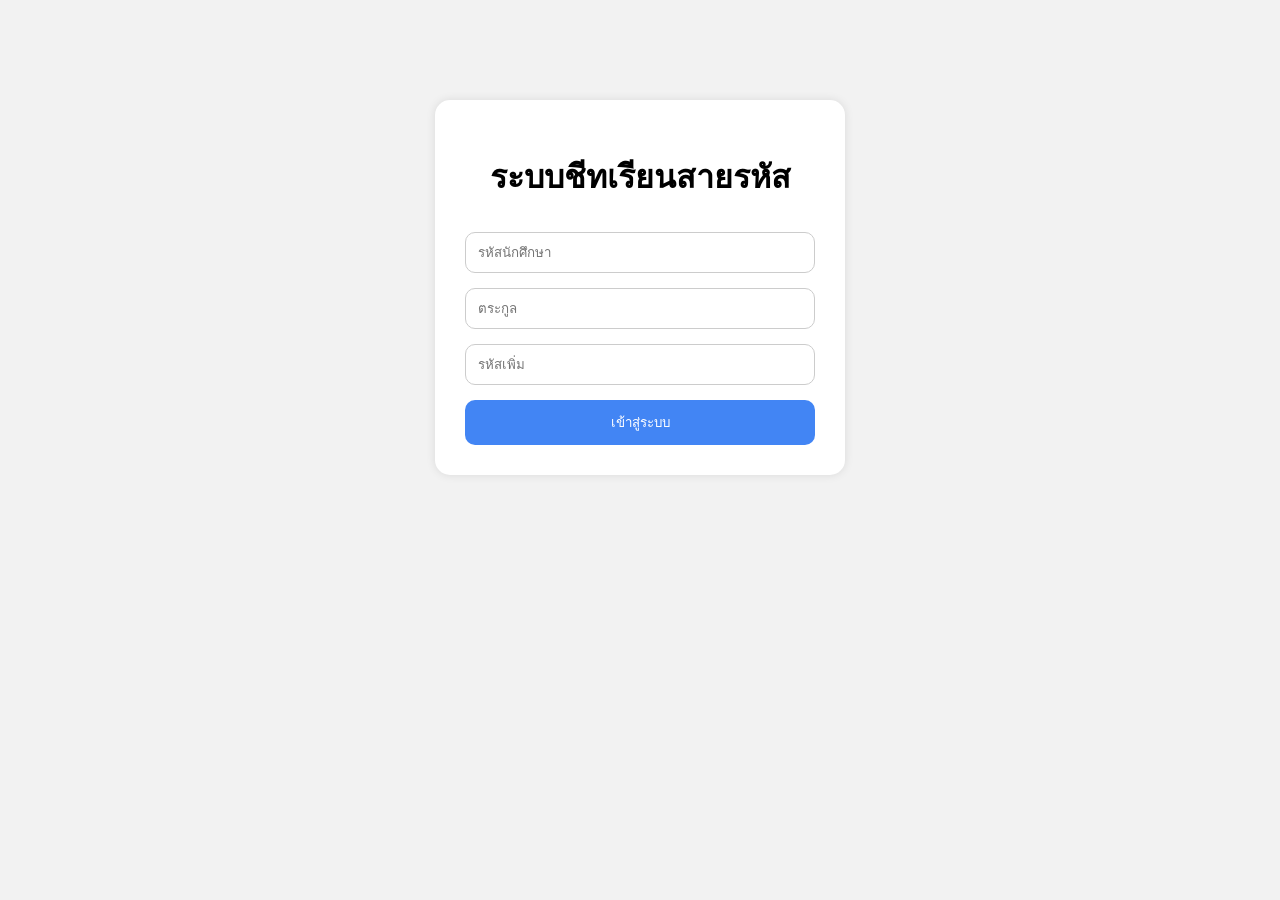
<file: index.html>
<!DOCTYPE html>
<html lang="th">
<head>
  <meta charset="UTF-8">
  <title>Login</title>

  <link rel="stylesheet" href="css/style.css">
</head>

<body>

<div class="login-container">

  <h1>ระบบชีทเรียนสายรหัส</h1>

  <input type="text"
         id="student_id"
         placeholder="รหัสนักศึกษา">

  <input type="text"
         id="family"
         placeholder="ตระกูล">

  <input type="password"
         id="secret_code"
         placeholder="รหัสเพิ่ม">

  <button onclick="login()">
    เข้าสู่ระบบ
  </button>

</div>

<script src="js/config.js"></script>
<script src="js/login.js"></script>

</body>
</html>
</file>
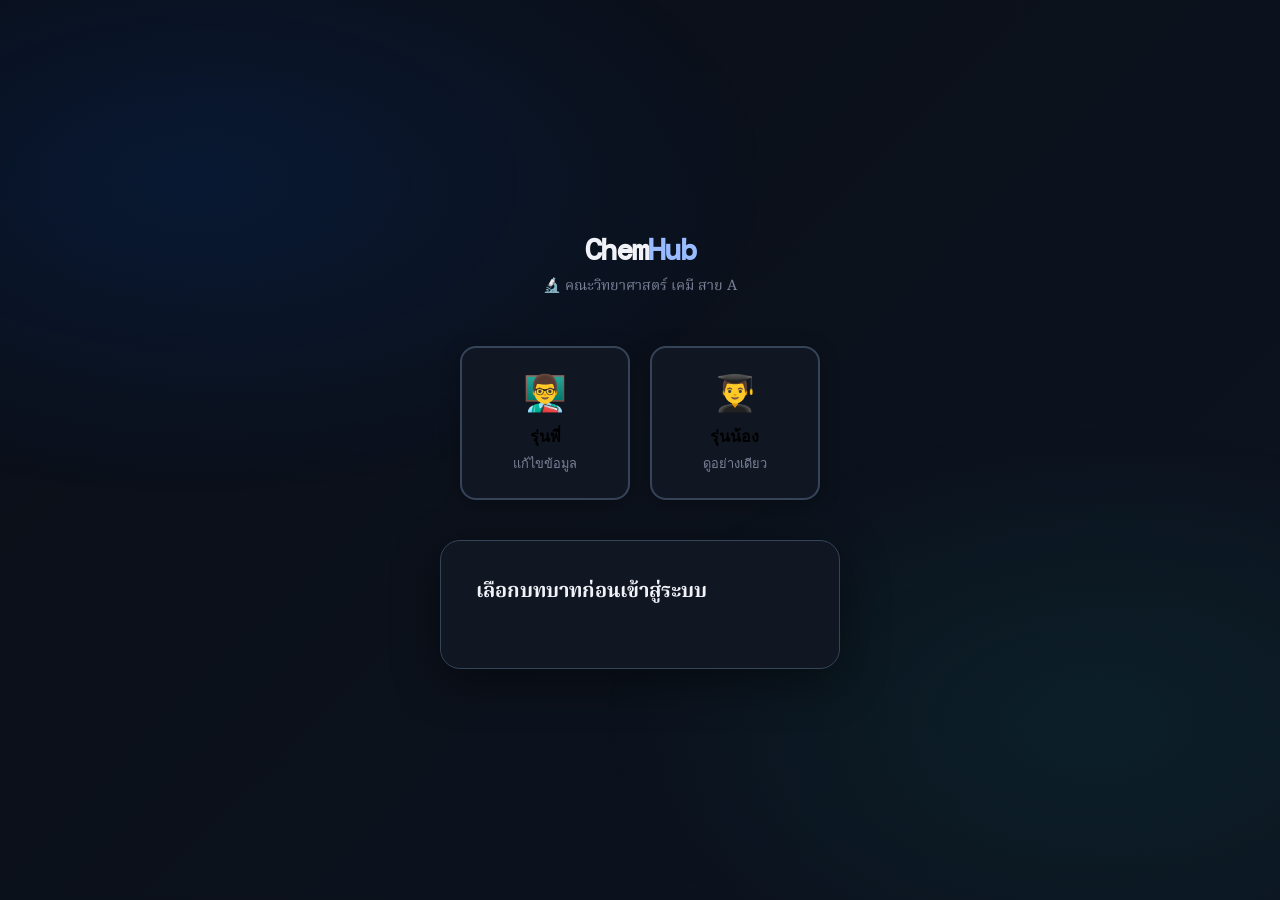
<file: coursehub.html>
<!DOCTYPE html>
<html lang="th">
<head>
<meta charset="UTF-8"/>
<meta name="viewport" content="width=device-width, initial-scale=1.0"/>
<title>ChemHub — สาย A</title>
<link href="https://fonts.googleapis.com/css2?family=Sarabun:wght@300;400;500;600;700&family=Noto+Serif+Thai:wght@600;700&family=DM+Mono:wght@400;500&display=swap" rel="stylesheet"/>
<style>
:root {
  --bg: #0a0e17;
  --surface: #111722;
  --surface2: #1a2235;
  --surface3: #232d42;
  --border: #2a3550;
  --border2: #36445a;
  --accent: #003d99;
  --accent2: #0052cc;
  --accent3: #4d7cff;
  --accent4: #99bbff;
  --teal: #00b8a0;
  --gold: #f5b441;
  --text: #f0f2f8;
  --muted: #7a8299;
  --muted2: #9099a8;
}

*{margin:0;padding:0;box-sizing:border-box;}

body{background:linear-gradient(135deg,var(--bg) 0%,#0d1420 100%);color:var(--text);font-family:'Sarabun',sans-serif;min-height:100vh;position:relative;overflow-x:hidden;}

body::before{content:'';position:fixed;inset:0;z-index:0;pointer-events:none;background:radial-gradient(ellipse 90% 70% at 15% 20%,rgba(0,82,204,.15) 0%,transparent 50%),radial-gradient(ellipse 70% 60% at 85% 80%,rgba(0,184,160,.08) 0%,transparent 55%);}

.screen{display:none;min-height:100vh;}
.screen.active{display:flex;}

/* ──LOGIN── */
#loginScreen{flex-direction:column;align-items:center;justify-content:center;padding:2rem;position:relative;z-index:1;}

.login-brand{text-align:center;margin-bottom:3rem;}
.login-logo{font-family:'DM Mono',monospace;font-size:1.8rem;font-weight:700;letter-spacing:-.04em;color:var(--text);}
.login-logo span{color:var(--accent4);}
.login-tag{font-size:.9rem;color:var(--muted);margin-top:.4rem;font-family:'Noto Serif Thai',serif;}

.roles{display:flex;gap:1.2rem;margin-bottom:2.5rem;flex-wrap:wrap;justify-content:center;}
.role-btn{width:170px;padding:1.5rem;border-radius:16px;border:2px solid var(--border2);background:var(--surface);cursor:pointer;text-align:center;transition:all .22s;box-shadow:0 4px 20px rgba(0,0,0,.3);}
.role-btn:hover{transform:translateY(-3px);box-shadow:0 8px 32px rgba(0,0,0,.4);}
.role-btn.sel-senior{border-color:var(--accent2);background:rgba(0,82,204,.15);}
.role-btn.sel-junior{border-color:var(--gold);background:rgba(245,180,65,.12);}
.role-icon{font-size:2.2rem;margin-bottom:.6rem;}
.role-label{font-weight:700;font-size:1rem;}
.role-sub{font-size:.8rem;color:var(--muted);margin-top:.25rem;}

.login-box{background:var(--surface);border:1px solid var(--border2);border-radius:20px;padding:2.2rem;width:100%;max-width:400px;box-shadow:0 12px 48px rgba(0,0,0,.45);}
.login-box h2{font-family:'Noto Serif Thai',serif;font-size:1.25rem;margin-bottom:1.6rem;color:var(--text);}

.fg{margin-bottom:1.15rem;}
.fl{display:block;font-size:.8rem;font-weight:700;color:var(--muted);margin-bottom:.45rem;letter-spacing:.06em;}
.fi{width:100%;background:var(--surface2);border:1px solid var(--border2);border-radius:10px;padding:.7rem 1.1rem;font-family:'Sarabun',sans-serif;font-size:.96rem;color:var(--text);outline:none;transition:all .2s;}
.fi:focus{border-color:var(--accent2);box-shadow:0 0 0 4px rgba(0,82,204,.15);}

.btn{display:inline-flex;align-items:center;justify-content:center;gap:.4rem;padding:.65rem 1.4rem;border-radius:11px;font-family:'Sarabun',sans-serif;font-size:.92rem;font-weight:600;cursor:pointer;border:none;transition:all .2s;}
.btn-primary{background:linear-gradient(135deg,var(--accent2),#0041a3);color:#fff;width:100%;box-shadow:0 0 20px rgba(0,82,204,.4);}
.btn-primary:hover{transform:translateY(-2px);box-shadow:0 0 32px rgba(0,82,204,.6);}
.btn-primary:disabled{background:var(--border);color:var(--muted);transform:none;cursor:not-allowed;}
.btn-gold{background:linear-gradient(135deg,var(--gold),#c89030);color:#fff;width:100%;box-shadow:0 0 20px rgba(245,180,65,.35);}
.btn-gold:hover{transform:translateY(-2px);box-shadow:0 0 32px rgba(245,180,65,.5);}

.err{margin-top:.75rem;padding:.65rem 1rem;background:rgba(214,98,98,.1);border:1px solid rgba(214,98,98,.35);border-radius:9px;font-size:.85rem;color:#d66262;display:none;}
.err.show{display:block;}

/* ──APP── */
#appScreen{flex-direction:column;}

nav{position:sticky;top:0;z-index:100;background:rgba(10,14,23,.92);backdrop-filter:blur(20px) saturate(1.8);border-bottom:1px solid var(--border);padding:0 2rem;height:64px;display:flex;align-items:center;justify-content:space-between;box-shadow:0 8px 32px rgba(0,0,0,.3);}

.nav-left{display:flex;align-items:center;gap:1.2rem;}
.logo{display:flex;align-items:center;gap:.7rem;}
.logo-icon{width:38px;height:38px;background:linear-gradient(135deg,var(--accent2),var(--accent3));border-radius:11px;display:flex;align-items:center;justify-content:center;font-size:1.1rem;box-shadow:0 0 24px rgba(0,82,204,.5);}
.logo-text{font-family:'DM Mono',monospace;font-size:1.1rem;font-weight:700;letter-spacing:-.03em;color:var(--text);}
.logo-text span{color:var(--accent4);}
.nav-badge{font-size:.7rem;letter-spacing:.08em;background:rgba(0,82,204,.15);border:1px solid rgba(0,82,204,.4);color:var(--accent4);padding:.25rem .8rem;border-radius:99px;}
.nav-right{display:flex;align-items:center;gap:.75rem;}
.nav-user{font-size:.85rem;color:var(--muted);}

.readonly-bar{background:rgba(245,180,65,.12);border-bottom:1px solid #e8d5a0;padding:.55rem 2rem;font-size:.82rem;color:var(--gold);display:flex;align-items:center;gap:.5rem;font-weight:600;z-index:99;}

.app-body{flex:1;max-width:1050px;margin:0 auto;width:100%;padding:2rem;position:relative;z-index:1;}

.search-wrap{display:flex;align-items:center;gap:.8rem;background:var(--surface);border:1px solid var(--border2);border-radius:14px;padding:.85rem 1.3rem;margin-bottom:2rem;box-shadow:0 4px 24px rgba(0,0,0,.35);transition:all .25s;}
.search-wrap:focus-within{border-color:var(--accent2);box-shadow:0 0 0 4px rgba(0,82,204,.15),0 4px 24px rgba(0,0,0,.35);}
.search-wrap svg{color:var(--muted);flex-shrink:0;}
.search-wrap input{flex:1;background:transparent;border:none;outline:none;font-family:'Sarabun',sans-serif;font-size:.97rem;color:var(--text);}
.search-wrap input::placeholder{color:var(--muted);}

.tabs{display:flex;gap:.55rem;flex-wrap:wrap;margin-bottom:2rem;}
.tab{padding:.5rem 1.3rem;border-radius:11px;border:1.5px solid var(--border2);background:var(--surface);color:var(--muted2);font-size:.9rem;font-weight:500;cursor:pointer;transition:all .18s;}
.tab:hover{border-color:var(--accent3);color:var(--accent3);}
.tab.active{color:#fff;font-weight:700;border:none;background:linear-gradient(135deg,var(--accent2),#0041a3);box-shadow:0 0 16px rgba(0,82,204,.5);}

.grid{display:grid;grid-template-columns:repeat(auto-fill,minmax(256px,1fr));gap:1.15rem;}

.card{background:linear-gradient(135deg,var(--surface) 0%,var(--surface2) 100%);border:1px solid var(--border);border-radius:16px;padding:1.4rem;cursor:pointer;transition:all .25s;position:relative;overflow:hidden;}
.card::before{content:'';position:absolute;inset:0;border-radius:16px;opacity:0;transition:opacity .25s;background:radial-gradient(ellipse at 30% 30%,rgba(0,82,204,.1) 0%,transparent 70%);}
.card:hover{border-color:var(--border2);transform:translateY(-3px);box-shadow:0 12px 40px rgba(0,0,0,.4);}
.card:hover::before{opacity:1;}
.card-top{display:flex;align-items:flex-start;justify-content:space-between;margin-bottom:1rem;}
.card-icon{width:44px;height:44px;border-radius:12px;display:flex;align-items:center;justify-content:center;font-size:1.35rem;}
.card-code{font-family:'DM Mono',monospace;font-size:.7rem;letter-spacing:.08em;color:var(--muted);background:var(--surface2);border:1px solid var(--border);padding:.2rem .65rem;border-radius:7px;}
.card-name{font-size:.99rem;font-weight:700;line-height:1.45;margin-bottom:.8rem;}
.card-desc{font-size:.82rem;color:var(--muted2);line-height:1.6;margin-bottom:.9rem;}
.card-footer{display:flex;align-items:center;gap:.55rem;flex-wrap:wrap;}
.pill{display:flex;align-items:center;gap:.35rem;font-size:.74rem;color:var(--muted2);background:var(--surface2);border:1px solid var(--border);padding:.22rem .7rem;border-radius:99px;}

.empty{grid-column:1/-1;text-align:center;padding:3rem 1.5rem;color:var(--muted);}
.empty-icon{font-size:2.2rem;margin-bottom:.7rem;}

.overlay{display:none;position:fixed;inset:0;z-index:200;background:rgba(10,14,23,.8);backdrop-filter:blur(8px);align-items:center;justify-content:center;padding:1.5rem;}
.overlay.open{display:flex;animation:fdIn .18s;}
@keyframes fdIn{from{opacity:0}to{opacity:1}}

.modal{background:linear-gradient(135deg,var(--surface) 0%,var(--surface2) 100%);border:1px solid var(--border2);border-radius:20px;width:100%;max-width:540px;max-height:90vh;overflow-y:auto;box-shadow:0 24px 80px rgba(0,0,0,.55);animation:slUp .22s ease;}
@keyframes slUp{from{transform:translateY(16px);opacity:0}to{transform:translateY(0);opacity:1}}

.modal-head{padding:1.6rem 1.6rem 1.2rem;border-bottom:1px solid var(--border);display:flex;align-items:flex-start;justify-content:space-between;gap:1.2rem;}
.modal-tag{font-family:'DM Mono',monospace;font-size:.7rem;color:var(--muted);letter-spacing:.12em;margin-bottom:.35rem;}
.modal-title{font-size:1.15rem;font-weight:700;}
.modal-close{background:var(--surface2);border:1px solid var(--border);border-radius:9px;width:32px;height:32px;color:var(--muted);cursor:pointer;font-size:.95rem;display:flex;align-items:center;justify-content:center;transition:all .15s;flex-shrink:0;}
.modal-close:hover{background:var(--border);color:var(--text);}
.modal-body{padding:1.6rem;}
.modal-foot{padding:1.1rem 1.6rem;border-top:1px solid var(--border);display:flex;gap:.75rem;justify-content:flex-end;}

.dmodal{background:linear-gradient(135deg,var(--surface) 0%,var(--surface2) 100%);border:1px solid var(--border2);border-radius:20px;width:100%;max-width:620px;max-height:90vh;overflow-y:auto;box-shadow:0 24px 80px rgba(0,0,0,.55);animation:slUp .22s ease;}
.dtop{padding:1.8rem 1.6rem 1.4rem;border-bottom:1px solid var(--border);display:flex;align-items:flex-start;justify-content:space-between;gap:1.2rem;position:relative;}
.dinfo{flex:1;}
.d-icon{font-size:2.4rem;margin-bottom:.7rem;}
.d-code{font-family:'DM Mono',monospace;font-size:.73rem;color:var(--muted);margin-bottom:.4rem;}
.d-title{font-family:'Noto Serif Thai',serif;font-size:1.5rem;font-weight:700;margin-bottom:.4rem;}
.d-desc{font-size:.9rem;color:var(--muted2);line-height:1.7;}

.dsec{padding:1.3rem 1.6rem;border-bottom:1px solid var(--border);}
.dsec-label{font-family:'DM Mono',monospace;font-size:.7rem;letter-spacing:.12em;color:var(--muted);text-transform:uppercase;margin-bottom:.9rem;}

.res-list{display:flex;flex-direction:column;gap:.5rem;}
.res-item{display:flex;align-items:center;gap:.7rem;background:var(--surface2);border:1px solid var(--border);border-radius:10px;padding:.65rem 1rem;transition:all .18s;}
.res-item:hover{border-color:var(--border2);background:var(--surface3);}
.res-a{display:flex;align-items:center;gap:.7rem;flex:1;text-decoration:none;color:var(--text);}
.res-icon{font-size:1rem;flex-shrink:0;}
.res-name{flex:1;font-size:.9rem;}
.res-type{font-family:'DM Mono',monospace;font-size:.68rem;color:var(--muted);background:var(--surface);border:1px solid var(--border);padding:.15rem .55rem;border-radius:6px;}
.res-del{background:none;border:none;color:var(--muted);cursor:pointer;font-size:.85rem;padding:.15rem;transition:color .15s;}
.res-del:hover{color:#d66262;}

.add-row{display:flex;gap:.5rem;margin-top:.9rem;flex-wrap:wrap;}
.add-row .fi{flex:2;min-width:100px;}
.add-row .fs{flex:1;min-width:80px;}

.toast{position:fixed;bottom:2rem;right:2rem;z-index:999;background:var(--surface);border:1px solid var(--border2);border-radius:12px;padding:.75rem 1.3rem;font-size:.9rem;color:var(--text);display:flex;align-items:center;gap:.6rem;transform:translateY(16px);opacity:0;transition:all .28s;pointer-events:none;box-shadow:0 8px 32px rgba(0,0,0,.45);}
.toast.show{transform:translateY(0);opacity:1;}

@media(max-width:640px){
  nav,.app-body{padding-left:1.2rem;padding-right:1.2rem;}
  .grid{grid-template-columns:1fr;}
}
</style>
</head>
<body>

<div class="screen active" id="loginScreen">
  <div class="login-brand">
    <div class="login-logo">Chem<span>Hub</span></div>
    <div class="login-tag">🔬 คณะวิทยาศาสตร์ เคมี สาย A</div>
  </div>

  <div class="roles">
    <button class="role-btn" onclick="selectRole('senior')">
      <div class="role-icon">👨‍🏫</div>
      <div class="role-label">รุ่นพี่</div>
      <div class="role-sub">แก้ไขข้อมูล</div>
    </button>
    <button class="role-btn" onclick="selectRole('junior')">
      <div class="role-icon">👨‍🎓</div>
      <div class="role-label">รุ่นน้อง</div>
      <div class="role-sub">ดูอย่างเดียว</div>
    </button>
  </div>

  <div class="login-box">
    <h2 id="title">เลือกบทบาทก่อนเข้าสู่ระบบ</h2>

    <div id="seniorForm" style="display:none">
      <div class="fg">
        <label class="fl">USERNAME</label>
        <input class="fi" id="l_user" placeholder="ชื่อผู้ใช้" autocomplete="username"/>
      </div>
      <div class="fg">
        <label class="fl">PASSWORD</label>
        <input class="fi" id="l_pass" type="password" placeholder="รหัสผ่าน" autocomplete="current-password" onkeydown="if(event.key==='Enter')doLogin()"/>
      </div>
      <button class="btn btn-primary" id="loginBtn" onclick="doLogin()">เข้าสู่ระบบ</button>
    </div>

    <div id="juniorForm" style="display:none">
      <div class="fg">
        <label class="fl">รหัสผ่านรุ่น</label>
        <input class="fi" id="l_jpass" type="password" placeholder="รหัสผ่านสำหรับรุ่นน้อง" onkeydown="if(event.key==='Enter')doLoginJunior()"/>
      </div>
      <button class="btn btn-gold" onclick="doLoginJunior()">เข้าดูข้อมูล</button>
    </div>

    <div class="err" id="err"></div>
  </div>
</div>

<div class="screen" id="appScreen">
  <div class="readonly-bar" id="roBar" style="display:none">
    👀 โหมดอ่านอย่างเดียว — คุณสามารถดูข้อมูลและลิงก์ไฟล์ได้เท่านั้น
  </div>

  <nav>
    <div class="nav-left">
      <div class="logo">
        <div class="logo-icon">⚗️</div>
        <div class="logo-text">Chem<span>Hub</span></div>
      </div>
      <div class="nav-badge" id="badge"></div>
    </div>
    <div class="nav-right">
      <span class="nav-user" id="user"></span>
      <button class="btn" style="background:transparent;border:1px solid var(--border2);color:var(--muted2);padding:.4rem 1rem;font-size:.85rem" onclick="logout()">ออกจาก</button>
    </div>
  </nav>

  <div class="app-body">
    <div class="search-wrap">
      <svg width="17" height="17" viewBox="0 0 24 24" fill="none" stroke="currentColor" stroke-width="2"><circle cx="11" cy="11" r="8"/><path d="m21 21-4.35-4.35"/></svg>
      <input type="text" id="srch" placeholder="ค้นหาวิชา หรือรหัสวิชา…" oninput="render()"/>
    </div>

    <div class="tabs">
      <button class="tab active" data-y="all" onclick="switchTab('all',this)">🔬 ทุกชั้นปี</button>
      <button class="tab" data-y="1" onclick="switchTab('1',this)">ปี 1</button>
      <button class="tab" data-y="2" onclick="switchTab('2',this)">ปี 2</button>
      <button class="tab" data-y="3" onclick="switchTab('3',this)">ปี 3</button>
      <button class="tab" data-y="4" onclick="switchTab('4',this)">ปี 4</button>
    </div>

    <div class="grid" id="main"></div>
  </div>
</div>

<div class="overlay" id="addOverlay">
  <div class="modal">
    <div class="modal-head">
      <div>
        <div class="modal-tag" id="mTag">NEW COURSE</div>
        <div class="modal-title" id="mTitle">เพิ่มวิชาใหม่</div>
      </div>
      <button class="modal-close" onclick="close2('addOverlay')">✕</button>
    </div>
    <div class="modal-body">
      <input type="hidden" id="f_id"/>
      <div style="display:flex;gap:.85rem">
        <div class="fg" style="flex:1">
          <label class="fl">รหัสวิชา</label>
          <input class="fi" id="f_code" placeholder="CH101"/>
        </div>
        <div class="fg" style="flex:2">
          <label class="fl">ชื่อวิชา</label>
          <input class="fi" id="f_name" placeholder="General Chemistry"/>
        </div>
      </div>
      <div class="fg">
        <label class="fl">คำอธิบาย</label>
        <textarea class="fi" id="f_desc" placeholder="อธิบายเนื้อหาย่อๆ…" style="min-height:70px;resize:vertical;font-family:'Sarabun',sans-serif"></textarea>
      </div>
      <div style="display:flex;gap:.85rem">
        <div class="fg" style="flex:1">
          <label class="fl">ชั้นปี</label>
          <select class="fi" id="f_year" style="padding:.7rem 1.1rem">
            <option value="1">ปี 1</option>
            <option value="2">ปี 2</option>
            <option value="3">ปี 3</option>
            <option value="4">ปี 4</option>
          </select>
        </div>
        <div class="fg" style="flex:1">
          <label class="fl">หน่วยกิต</label>
          <input class="fi" id="f_credits" type="number" value="3" min="1" max="9"/>
        </div>
      </div>
      <div class="fg">
        <label class="fl">ไอคอน</label>
        <div style="display:flex;flex-wrap:wrap;gap:.4rem;margin-top:.5rem" id="emojiRow"></div>
      </div>
    </div>
    <div class="modal-foot">
      <button class="btn btn-ghost" onclick="close2('addOverlay')">ยกเลิก</button>
      <button class="btn btn-primary" onclick="saveCourse()">บันทึก</button>
    </div>
  </div>
</div>

<div class="overlay" id="detailOverlay">
  <div class="dmodal" id="detailInner"></div>
</div>

<div class="toast" id="toast"></div>

<script>
const API = 'https://script.google.com/macros/s/AKfycbyM6G8tEILpPi9E3FP-Uzh1HIoD20L6JSKu4TIWY4e3SwG-itvQJvqgf-rpJodzFQRd/exec';
const EMOJIS = ['⚗️','🔬','🧪','🧫','🧬','💊','🔭','📐','🧮','💻','📘','📙','📊','🌡️','⚛️','🫧'];
const YC = {1:'var(--y1)',2:'var(--y2)',3:'var(--y3)',4:'var(--y4)'};
const YN = {1:'ชั้นปีที่ 1',2:'ชั้นปีที่ 2',3:'ชั้นปีที่ 3',4:'ชั้นปีที่ 4'};
const YG = {1:'🧪',2:'⚗️',3:'🔬',4:'🎓'};
const TI = {PDF:'📄',SLIDE:'🖼️',EXERCISE:'✏️',LINK:'🔗',VIDEO:'🎬',NOTE:'📝'};

let session = null, courses = [], selEmoji = '⚗️', activeTab = 'all';

function apiCall(p) {
  return new Promise((r, j) => {
    const cb = 'cb_' + Math.random().toString(36).slice(2);
    const qs = Object.entries({...p,callback:cb}).map(([k,v])=>`${k}=${encodeURIComponent(v)}`).join('&');
    const s = document.createElement('script');
    s.src = API + '?' + qs;
    window[cb] = (d) => { delete window[cb]; s.remove(); r(d); };
    s.onerror = () => { delete window[cb]; s.remove(); j(); };
    document.head.appendChild(s);
  });
}

let selectedRole = null;
function selectRole(r) {
  selectedRole = r;
  document.querySelectorAll('.role-btn').forEach(b => b.className='role-btn');
  if(r==='senior') document.querySelector('.role-btn:nth-child(1)').className='role-btn sel-senior';
  else document.querySelector('.role-btn:nth-child(2)').className='role-btn sel-junior';
  document.getElementById('seniorForm').style.display = r==='senior'?'block':'none';
  document.getElementById('juniorForm').style.display = r==='junior'?'block':'none';
  document.getElementById('title').textContent = r==='senior'?'เข้าสู่ระบบ — รุ่นพี่':'เข้าสู่ระบบ — รุ่นน้อง';
  document.getElementById('err').className='err';
}

async function doLogin() {
  const u = document.getElementById('l_user').value.trim();
  const p = document.getElementById('l_pass').value;
  if(!u||!p) { showErr('กรุณากรอก username และ password'); return; }
  setLoading(true);
  try {
    const res = await apiCall({action:'login',role:'senior',username:u,password:p});
    if(res.ok) enterApp({role:'senior',username:res.username||u});
    else showErr('Username หรือ Password ไม่ถูกต้อง');
  } catch { showErr('เชื่อมต่อไม่ได้'); }
  setLoading(false);
}

async function doLoginJunior() {
  const p = document.getElementById('l_jpass').value;
  if(!p) { showErr('กรุณากรอกรหัสผ่าน'); return; }
  setLoading(true);
  try {
    const res = await apiCall({action:'login',role:'junior',password:p});
    if(res.ok) enterApp({role:'junior',username:'น้องนักศึกษา'});
    else showErr('รหัสผ่านไม่ถูกต้อง');
  } catch { showErr('เชื่อมต่อไม่ได้'); }
  setLoading(false);
}

function showErr(m) { const e = document.getElementById('err'); e.textContent=m; e.className='err show'; }
function setLoading(on) {
  ['loginBtn'].forEach(id => {
    const b = document.getElementById(id);
    if(b) { b.disabled=on; b.textContent=on?'กำลังตรวจสอบ...':'เข้าสู่ระบบ'; }
  });
}

async function enterApp(s) {
  session = s;
  document.getElementById('loginScreen').classList.remove('active');
  document.getElementById('appScreen').classList.add('active');
  const b = document.getElementById('badge');
  if(s.role==='senior') { b.className='nav-badge'; b.textContent='รุ่นพี่'; }
  else { b.className='nav-badge'; b.textContent='รุ่นน้อง'; b.style.borderColor='rgba(245,180,65,.4)'; b.style.background='rgba(245,180,65,.15)'; b.style.color='var(--gold)'; }
  document.getElementById('user').textContent = s.username;
  document.getElementById('roBar').style.display = s.role==='junior'?'flex':'none';
  const btn = document.querySelector('nav .btn');
  if(btn) { if(s.role==='senior') btn.innerHTML='<svg width="13" height="13" viewBox="0 0 24 24" fill="none" stroke="currentColor" stroke-width="2.5"><path d="M12 5v14M5 12h14"/></svg> เพิ่มวิชา'; }
  await loadCourses();
}

function logout() {
  session = null; courses = [];
  document.getElementById('appScreen').classList.remove('active');
  document.getElementById('loginScreen').classList.add('active');
  ['l_user','l_pass','l_jpass','srch'].forEach(id => document.getElementById(id).value='');
  selectedRole = null;
  document.querySelectorAll('.role-btn').forEach(b => b.className='role-btn');
  document.getElementById('seniorForm').style.display='none';
  document.getElementById('juniorForm').style.display='none';
  document.getElementById('title').textContent='เลือกบทบาทก่อนเข้าสู่ระบบ';
}

async function loadCourses() {
  document.getElementById('main').innerHTML=`<div style="grid-column:1/-1;text-align:center;padding:3rem;color:var(--muted)">กำลังโหลด…</div>`;
  try {
    const res = await apiCall({action:'getCourses'});
    courses = (res.courses||[]).map(c => ({...c,resources:(() => {try{return JSON.parse(c.resources||'[]')}catch{return[]}}())}));
    render();
  } catch {
    document.getElementById('main').innerHTML=`<div style="grid-column:1/-1;text-align:center;padding:2rem;color:var(--muted)">⚠️ โหลดไม่ได้</div>`;
  }
}

function switchTab(y, el) {
  document.querySelectorAll('.tab').forEach(t => t.classList.remove('active'));
  el.classList.add('active'); activeTab = y; render();
}

function render() {
  const q = document.getElementById('srch').value.toLowerCase();
  let html = '';
  [1,2,3,4].forEach(y => {
    if(activeTab!=='all' && activeTab!==String(y)) return;
    let list = courses.filter(c => String(c.year)===String(y));
    if(q) list = list.filter(c => c.name.toLowerCase().includes(q) || c.code.toLowerCase().includes(q));
    if(q && !list.length) return;

    html += `<div style="grid-column:1/-1;margin-top:${y===1?0:'1.5rem'}">
      <div style="display:flex;align-items:center;justify-content:space-between;margin-bottom:1rem;padding-bottom:.8rem;border-bottom:1px solid var(--border)">
        <div style="display:flex;align-items:center;gap:.8rem">
          <div style="width:40px;height:40px;border-radius:12px;background:rgba(0,82,204,.15);display:flex;align-items:center;justify-content:center;font-size:1.15rem">${YG[y]}</div>
          <div style="font-family:'Noto Serif Thai',serif;font-size:1.2rem;font-weight:700">${YN[y]}</div>
          <div style="font-family:'DM Mono',monospace;font-size:.72rem;color:var(--muted);background:var(--surface2);border:1px solid var(--border);padding:.2rem .7rem;border-radius:99px">${list.length}</div>
        </div>
        ${session?.role==='senior'?`<button class="btn" style="background:transparent;border:1px solid var(--border2);color:var(--muted2);padding:.4rem 1rem;font-size:.85rem" onclick="openAdd('${y}')">+ เพิ่มวิชา</button>`:''}
      </div>
      <div style="display:grid;grid-template-columns:repeat(auto-fill,minmax(256px,1fr));gap:1.15rem">`;

    if(!list.length) {
      html += `<div style="grid-column:1/-1;text-align:center;padding:2rem;color:var(--muted)"><div style="font-size:1.8rem;margin-bottom:.5rem">🧫</div><p>ยังไม่มีวิชาในชั้นปีนี้</p></div>`;
    } else {
      list.forEach(c => {
        html += `<div class="card" onclick="openDetail('${c.id}')">
          <div class="card-top">
            <div class="card-icon" style="background:rgba(0,82,204,.15)">${c.icon||'📘'}</div>
            <div class="card-code">${c.code}</div>
          </div>
          <div class="card-name">${c.name}</div>
          ${c.desc?`<div class="card-desc">${c.desc}</div>`:''}
          <div class="card-footer">
            <div class="pill">📁 ${(c.resources||[]).length}</div>
            <div class="pill">⭐ ${c.credits}</div>
          </div>
        </div>`;
      });
    }
    html += `</div></div>`;
  });

  if(!html) html = `<div style="grid-column:1/-1;text-align:center;padding:4rem;color:var(--muted)"><div style="font-size:2rem;margin-bottom:.5rem">🔍</div><p>ไม่พบวิชาที่ค้นหา</p></div>`;
  document.getElementById('main').innerHTML = html;
}

function buildEmoji() {
  document.getElementById('emojiRow').innerHTML = EMOJIS.map(e => 
    `<button style="width:36px;height:36px;border-radius:9px;background:var(--surface2);border:1.5px solid var(--border);font-size:1.1rem;cursor:pointer;display:flex;align-items:center;justify-content:center;transition:all .15s;${e===selEmoji?'border-color:var(--accent2);background:rgba(0,82,204,.18)':''}" class="${e===selEmoji?'sel':''}" onclick="pickE('${e}',this)">${e}</button>`
  ).join('');
}
function pickE(e, el) {
  selEmoji = e;
  document.querySelectorAll('#emojiRow button').forEach(b => b.className='');
  el.className='sel';
}

function openAdd(year='1') {
  document.getElementById('mTag').textContent='NEW COURSE';
  document.getElementById('mTitle').textContent='เพิ่มวิชาใหม่';
  document.getElementById('f_id').value='';
  ['f_code','f_name','f_desc'].forEach(id => document.getElementById(id).value='');
  document.getElementById('f_year').value=year;
  document.getElementById('f_credits').value=3;
  selEmoji='⚗️'; buildEmoji();
  open2('addOverlay');
}

function openEdit(id) {
  const c = courses.find(x => x.id===id); if(!c) return;
  document.getElementById('mTag').textContent='EDIT COURSE';
  document.getElementById('mTitle').textContent='แก้ไขวิชา';
  document.getElementById('f_id').value=c.id;
  document.getElementById('f_code').value=c.code;
  document.getElementById('f_name').value=c.name;
  document.getElementById('f_desc').value=c.desc||'';
  document.getElementById('f_year').value=c.year;
  document.getElementById('f_credits').value=c.credits;
  selEmoji=c.icon||'⚗️'; buildEmoji();
  close2('detailOverlay'); open2('addOverlay');
}

async function saveCourse() {
  const code = document.getElementById('f_code').value.trim();
  const name = document.getElementById('f_name').value.trim();
  if(!code||!name) { toast('⚠️ กรุณากรอกรหัสและชื่อวิชา'); return; }
  const eid = document.getElementById('f_id').value;
  const id = eid || 'c_'+Date.now();
  const existing = courses.find(c => c.id===eid);
  const course = {id,code,name,desc:document.getElementById('f_desc').value.trim(),year:document.getElementById('f_year').value,credits:document.getElementById('f_credits').value,icon:selEmoji,resources:JSON.stringify(existing?.resources||[])};
  try {
    await apiCall({action:'saveCourse',course:JSON.stringify(course)});
    await loadCourses();
    close2('addOverlay');
    toast(eid?'✅ แก้ไขแล้ว':'✅ เพิ่มวิชาแล้ว');
  } catch { toast('❌ บันทึกไม่สำเร็จ'); }
}

function openDetail(id) {
  const c = courses.find(x => x.id===id); if(!c) return;
  renderDetail(c); open2('detailOverlay');
}

function renderDetail(c) {
  const isSr = session?.role==='senior';
  const res = c.resources||[];
  const resHtml = res.length
    ? res.map(r => `
      <div class="res-item">
        <a class="res-a" href="${r.url||'#'}" target="_blank" rel="noopener">
          <span class="res-icon">${TI[r.type]||'📎'}</span>
          <span class="res-name">${r.name}</span>
          <span class="res-type">${r.type}</span>
        </a>
        ${isSr?`<button class="res-del" onclick="delRes('${c.id}','${r.id}')">🗑</button>`:''}
      </div>`).join('')
    : `<div class="empty" style="padding:1.2rem 0"><div class="empty-icon">📭</div><p>${isSr?'ยังไม่มีไฟล์':'ยังไม่มีไฟล์'}</p></div>`;

  const addRow = isSr?`
    <div class="add-row">
      <input class="fi" id="r_name" placeholder="ชื่อไฟล์"/>
      <input class="fi" id="r_url" placeholder="URL"/>
      <select class="fi" id="r_type">
        <option>PDF</option><option>SLIDE</option><option>EXERCISE</option>
        <option>LINK</option><option>VIDEO</option><option>NOTE</option>
      </select>
      <button class="btn btn-primary" style="padding:.42rem .85rem;font-size:.82rem" onclick="addRes('${c.id}')">+ เพิ่ม</button>
    </div>`:'';

  const actions = isSr?`
    <button class="btn" style="background:transparent;border:1px solid var(--border2);color:var(--muted2);padding:.4rem .8rem;font-size:.82rem" onclick="openEdit('${c.id}')">✏️ แก้ไข</button>
    <button class="btn" style="background:transparent;border:1px solid #2a1818;color:#d66262;padding:.4rem .8rem;font-size:.82rem" onclick="delCourse('${c.id}')">🗑 ลบ</button>`:'';

  document.getElementById('detailInner').innerHTML = `
    <div class="dtop" style="background:linear-gradient(135deg,rgba(0,82,204,.08),transparent)">
      <div class="dinfo">
        <div class="d-icon">${c.icon||'📘'}</div>
        <div class="d-code">${c.code} · ปี ${c.year} · ${c.credits} cr.</div>
        <div class="d-title">${c.name}</div>
        ${c.desc?`<div class="d-desc">${c.desc}</div>`:''}
      </div>
      <button class="modal-close" onclick="close2('detailOverlay')">✕</button>
    </div>
    <div class="dsec">
      <div class="dsec-label">ไฟล์และลิงก์</div>
      <div class="res-list">${resHtml}</div>
      ${addRow}
    </div>
    <div class="modal-foot" style="justify-content:space-between">
      <div style="display:flex;gap:.55rem">${actions}</div>
      <button class="btn" style="background:transparent;border:1px solid var(--border2);color:var(--muted2);padding:.4rem .8rem;font-size:.82rem" onclick="close2('detailOverlay')">ปิด</button>
    </div>`;
}

async function addRes(cid) {
  const name = document.getElementById('r_name')?.value.trim();
  const url = document.getElementById('r_url')?.value.trim()||'#';
  const type = document.getElementById('r_type')?.value;
  if(!name) { toast('⚠️ กรุณากรอกชื่อไฟล์'); return; }
  const c = courses.find(x => x.id===cid);
  c.resources.push({id:'r_'+Date.now(),name,url,type});
  try {
    await apiCall({action:'saveCourse',course:JSON.stringify({...c,resources:JSON.stringify(c.resources)})});
    renderDetail(c); render(); toast('✅ เพิ่มไฟล์แล้ว');
  } catch { toast('❌ บันทึกไม่สำเร็จ'); c.resources.pop(); renderDetail(c); }
}

async function delRes(cid, rid) {
  const c = courses.find(x => x.id===cid);
  const prev = [...c.resources];
  c.resources = c.resources.filter(r => r.id!==rid);
  try {
    await apiCall({action:'saveCourse',course:JSON.stringify({...c,resources:JSON.stringify(c.resources)})});
    renderDetail(c); render(); toast('🗑 ลบไฟล์แล้ว');
  } catch { toast('❌ ลบไม่สำเร็จ'); c.resources = prev; renderDetail(c); }
}

async function delCourse(id) {
  if(!confirm('ต้องการลบวิชานี้?')) return;
  close2('detailOverlay');
  try {
    await apiCall({action:'deleteCourse',id});
    await loadCourses();
    toast('🗑 ลบวิชาแล้ว');
  } catch { toast('❌ ลบไม่สำเร็จ'); }
}

function open2(id) { document.getElementById(id).classList.add('open'); }
function close2(id) { document.getElementById(id).classList.remove('open'); }
document.querySelectorAll('.overlay').forEach(o => o.addEventListener('click', e => { if(e.target===o) o.classList.remove('open'); }));
function toast(m) { const t = document.getElementById('toast'); t.textContent=m; t.classList.add('show'); setTimeout(() => t.classList.remove('show'),2800); }
</script>
</body>
</html>
</file>
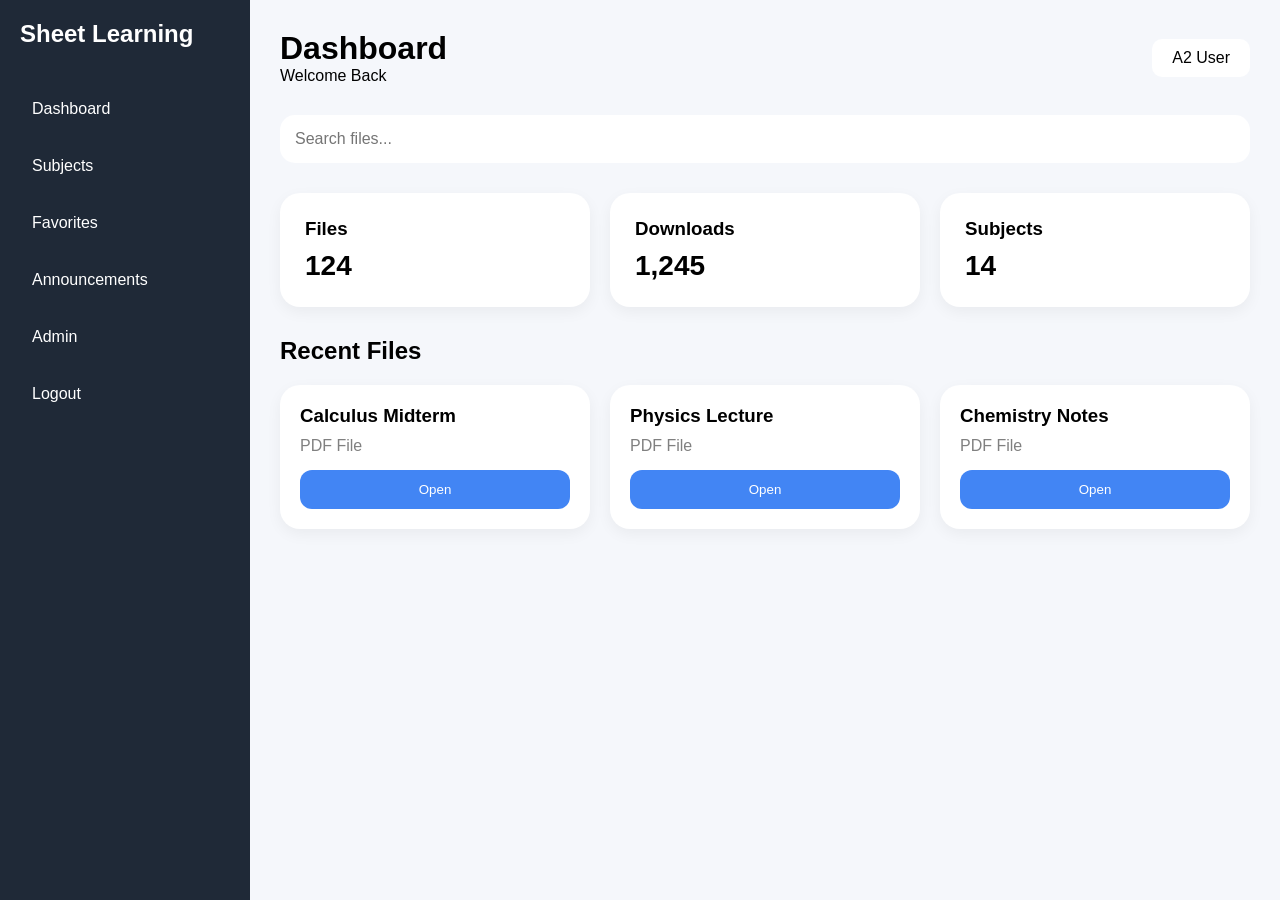
<file: dashboard.html>
<!DOCTYPE html>
<html lang="th">

<head>

  <meta charset="UTF-8">

  <meta name="viewport"
        content="width=device-width, initial-scale=1.0">

  <title>Dashboard</title>

  <link rel="stylesheet"
        href="css/dashboard.css">

</head>

<body>

<!-- MOBILE TOPBAR -->

<div class="mobile-topbar">

  <button class="menu-btn"
          onclick="toggleSidebar()">

    ☰

  </button>

  <h2>Sheet Learning</h2>

</div>

<!-- SIDEBAR -->

<div class="sidebar"
     id="sidebar">

  <div class="logo">

    Sheet Learning

  </div>

  <div class="menu">

    <a href="#">
      Dashboard
    </a>

    <a href="#">
      Subjects
    </a>

    <a href="#">
      Favorites
    </a>

    <a href="#">
      Announcements
    </a>

    <a href="#">
      Admin
    </a>

    <a href="#"
       onclick="logout()">

      Logout
    </a>

  </div>

</div>

<!-- MAIN -->

<div class="main">

  <!-- HEADER -->

  <div class="header">

    <div>

      <h1>
        Dashboard
      </h1>

      <p>
        Welcome Back
      </p>

    </div>

    <div class="profile">

      A2 User

    </div>

  </div>

  <!-- SEARCH -->

  <div class="search-box">

    <input type="text"
           placeholder="Search files...">

  </div>

  <!-- STATS -->

  <div class="stats-grid">

    <div class="card">

      <h3>
        Files
      </h3>

      <p>
        124
      </p>

    </div>

    <div class="card">

      <h3>
        Downloads
      </h3>

      <p>
        1,245
      </p>

    </div>

    <div class="card">

      <h3>
        Subjects
      </h3>

      <p>
        14
      </p>

    </div>

  </div>

  <!-- RECENT FILES -->

  <div class="recent-section">

    <h2>
      Recent Files
    </h2>

    <div class="file-grid">

      <div class="file-card">

        <h3>
          Calculus Midterm
        </h3>

        <p>
          PDF File
        </p>

        <button>
          Open
        </button>

      </div>

      <div class="file-card">

        <h3>
          Physics Lecture
        </h3>

        <p>
          PDF File
        </p>

        <button>
          Open
        </button>

      </div>

      <div class="file-card">

        <h3>
          Chemistry Notes
        </h3>

        <p>
          PDF File
        </p>

        <button>
          Open
        </button>

      </div>

    </div>

  </div>

</div>

<script src="js/dashboard.js"></script>

</body>
</html>
</file>
<file: css/style.css>
body{
    margin:0;
    padding:0;
    font-family:sans-serif;
    background:#f2f2f2;
}

.login-container{

    width:350px;

    background:white;

    margin:100px auto;

    padding:30px;

    border-radius:15px;

    box-shadow:0 0 10px rgba(0,0,0,0.1);
}

h1{
    text-align:center;
    margin-bottom:30px;
}

input{

    width:100%;

    padding:12px;

    margin-bottom:15px;

    border:1px solid #ccc;

    border-radius:10px;

    box-sizing:border-box;
}

button{

    width:100%;

    padding:12px;

    border:none;

    background:#4285f4;

    color:white;

    border-radius:10px;

    cursor:pointer;
}

button:hover{
    opacity:0.9;
}

.topbar{

    background:#4285f4;

    color:white;

    padding:15px;

    display:flex;

    justify-content:space-between;

    align-items:center;
}

.content{
    padding:20px;
}

.upload-box{

    background:white;

    padding:20px;

    border-radius:10px;

    margin-bottom:20px;
}

.file-card{

    background:white;

    padding:15px;

    border-radius:10px;

    margin-bottom:10px;
}
</file>
<file: css/dashboard.css>
*{
    margin:0;
    padding:0;
    box-sizing:border-box;
}

body{

    font-family:sans-serif;

    background:#f5f7fb;

    display:flex;

    min-height:100vh;
}

/* SIDEBAR */

.sidebar{

    width:250px;

    background:#1f2937;

    color:white;

    padding:20px;

    position:fixed;

    height:100vh;

    left:0;

    top:0;

    transition:0.3s;
}

.logo{

    font-size:24px;

    font-weight:bold;

    margin-bottom:40px;
}

.menu{

    display:flex;

    flex-direction:column;

    gap:15px;
}

.menu a{

    text-decoration:none;

    color:white;

    padding:12px;

    border-radius:10px;

    transition:0.2s;
}

.menu a:hover{

    background:#374151;
}

/* MAIN */

.main{

    margin-left:250px;

    flex:1;

    padding:30px;
}

/* HEADER */

.header{

    display:flex;

    justify-content:space-between;

    align-items:center;

    margin-bottom:30px;
}

.profile{

    background:white;

    padding:10px 20px;

    border-radius:10px;
}

/* SEARCH */

.search-box{

    margin-bottom:30px;
}

.search-box input{

    width:100%;

    padding:15px;

    border:none;

    border-radius:15px;

    font-size:16px;
}

/* STATS */

.stats-grid{

    display:grid;

    grid-template-columns:
      repeat(auto-fit,minmax(200px,1fr));

    gap:20px;

    margin-bottom:30px;
}

.card{

    background:white;

    padding:25px;

    border-radius:20px;

    box-shadow:
      0 5px 15px rgba(0,0,0,0.05);
}

.card h3{

    margin-bottom:10px;
}

.card p{

    font-size:28px;

    font-weight:bold;
}

/* FILES */

.recent-section h2{

    margin-bottom:20px;
}

.file-grid{

    display:grid;

    grid-template-columns:
      repeat(auto-fit,minmax(250px,1fr));

    gap:20px;
}

.file-card{

    background:white;

    padding:20px;

    border-radius:20px;

    box-shadow:
      0 5px 15px rgba(0,0,0,0.05);
}

.file-card h3{

    margin-bottom:10px;
}

.file-card p{

    margin-bottom:15px;

    color:gray;
}

.file-card button{

    width:100%;

    padding:12px;

    border:none;

    border-radius:12px;

    background:#4285f4;

    color:white;

    cursor:pointer;
}

/* MOBILE TOPBAR */

.mobile-topbar{

    display:none;
}

/* RESPONSIVE */

@media(max-width:768px){

    .sidebar{

        left:-260px;

        z-index:1000;
    }

    .sidebar.active{

        left:0;
    }

    .main{

        margin-left:0;

        padding:20px;
    }

    .mobile-topbar{

        display:flex;

        position:fixed;

        top:0;

        left:0;

        right:0;

        height:60px;

        background:#1f2937;

        color:white;

        align-items:center;

        padding:0 20px;

        z-index:999;
    }

    .menu-btn{

        background:none;

        border:none;

        color:white;

        font-size:24px;

        margin-right:15px;

        cursor:pointer;
    }

    .main{

        margin-top:70px;
    }

    .header{

        flex-direction:column;

        align-items:flex-start;

        gap:15px;
    }
}
</file>
